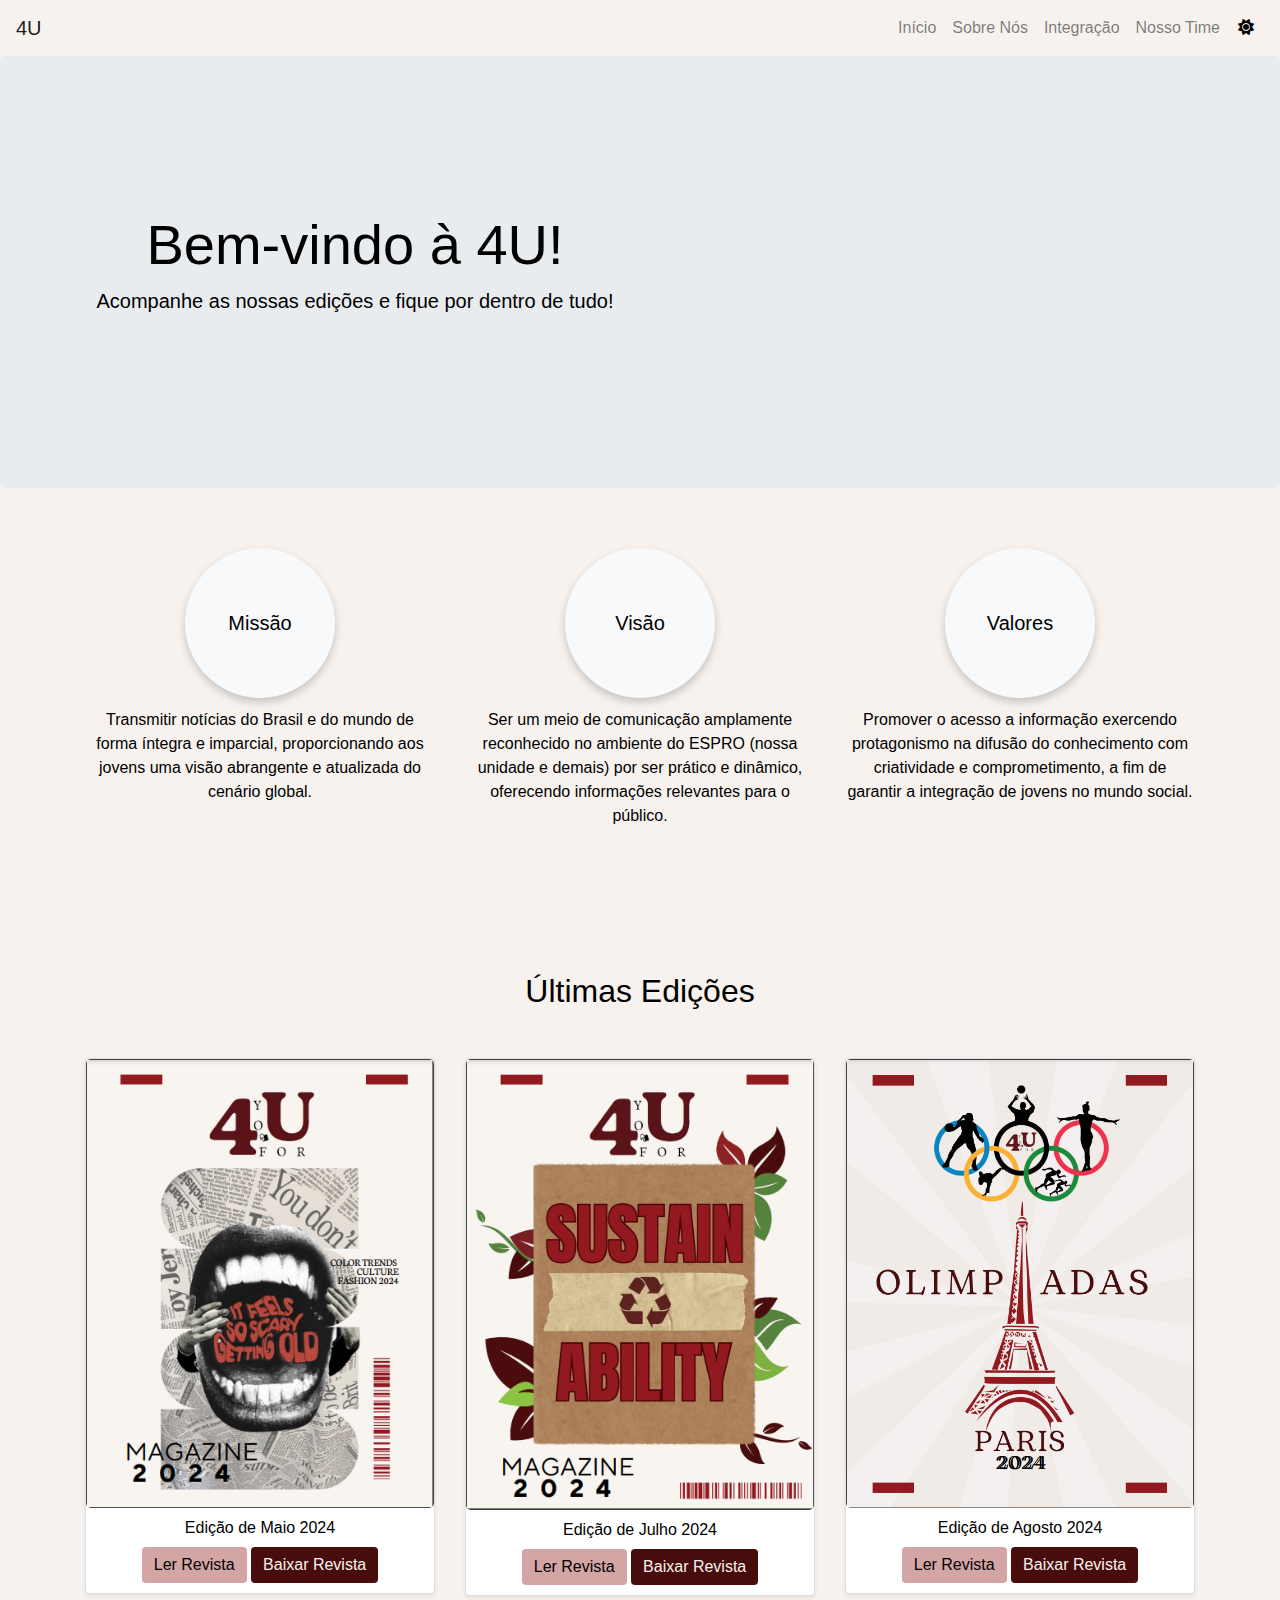
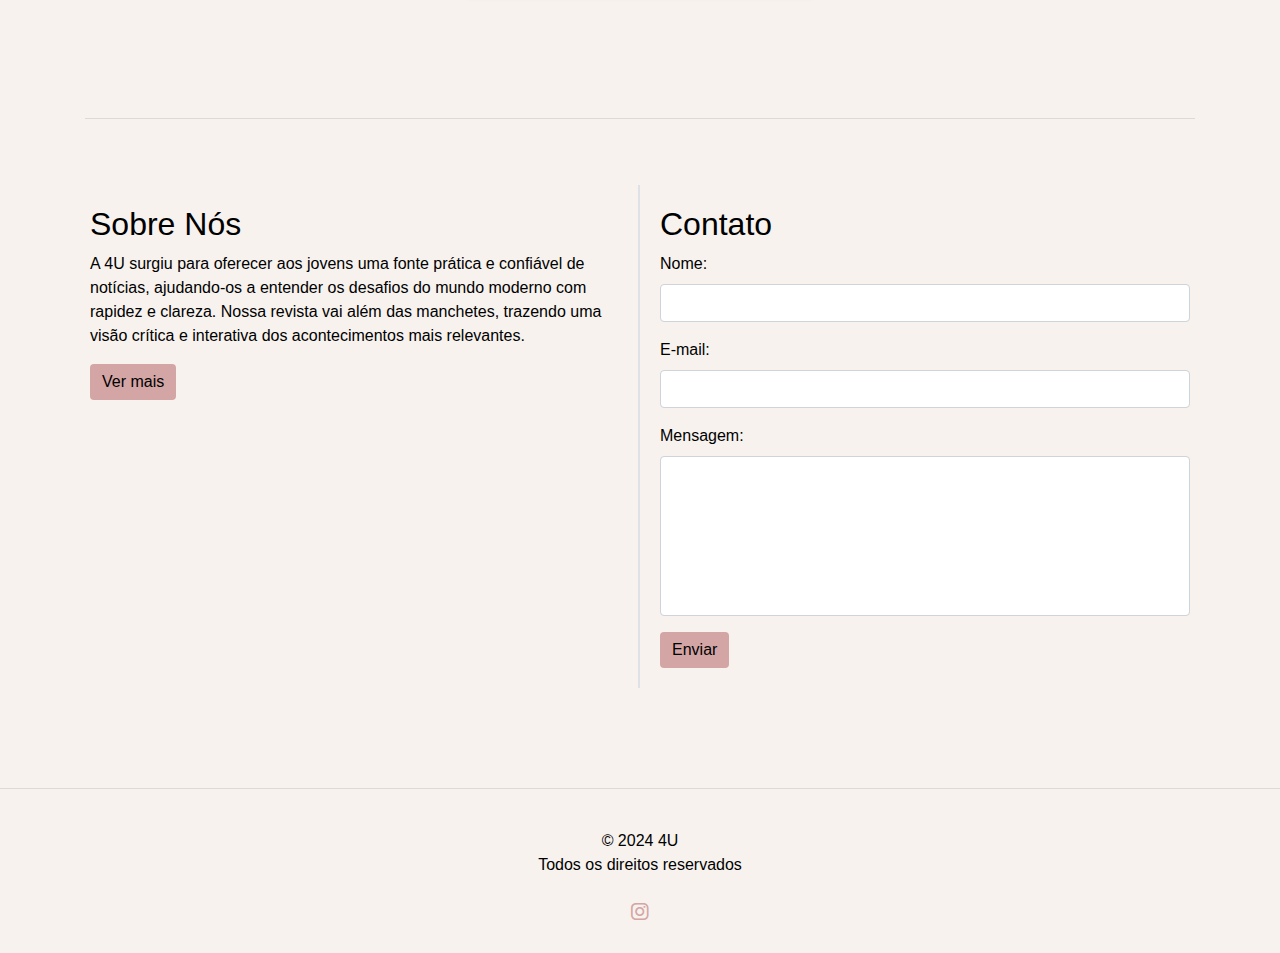
<file: index.html>
<!DOCTYPE html>
<html lang="pt-BR">
<head>
    <meta charset="UTF-8">
    <meta name="viewport" content="width=device-width, initial-scale=1.0">
    <title>4U - Início</title>
    <link rel="stylesheet" href="https://stackpath.bootstrapcdn.com/bootstrap/4.5.2/css/bootstrap.min.css">
    <link rel="stylesheet" href="https://cdnjs.cloudflare.com/ajax/libs/animate.css/4.1.1/animate.min.css">
    <link rel="stylesheet" href="assets/css/home.css">
    <link rel="stylesheet" href="assets/css/styles.css">
    <script src="assets/js/tema.js"></script>
</head>
<body>
    <nav class="navbar navbar-expand-lg navbar-light">
        <a class="navbar-brand" href="index.html">4U</a>
        <button class="navbar-toggler" type="button" data-toggle="collapse" data-target="#navbarNav" aria-controls="navbarNav" aria-expanded="false" aria-label="Toggle navigation" id="menu-toggle">
            <span class="navbar-toggler-icon"></span>
            <span class="navbar-toggler-close d-none">&#10005;</span>
        </button>        
        <div class="collapse navbar-collapse" id="navbarNav">
            <ul class="navbar-nav ml-auto">
                <li class="nav-item"><a class="nav-link" href="index.html">Início</a></li>
                <li class="nav-item"><a class="nav-link" href="sobre.html">Sobre Nós</a></li>
                <li class="nav-item"><a class="nav-link" href="integracao.html">Integração</a></li>
                <li class="nav-item"><a class="nav-link" href="equipe.html">Nosso Time</a></li>
            </ul>
            <!-- Botão para alternar o tema -->
            <button id="theme-toggle" class="btn">
                <i id="theme-icon" class="fas fa-moon"></i>
            </button>
        </div>
    </nav>
    
    <header class="jumbotron text-center">
        <div class="container">
            <div class="row align-items-center">
                <div class="col-md-6">
                    <h1 class="display-4">Bem-vindo à 4U!</h1>
                    <p class="lead">Acompanhe as nossas edições e fique por dentro de tudo!</p>
                </div>
                <div class="col-md-6">
                    <div class="embed-responsive embed-responsive-16by9">
                        <iframe width="560" height="315" src="https://www.youtube.com/embed/QLHBQm2Kmps?si=10o034s5BL7_6CIA" title="YouTube video player" frameborder="0" allow="accelerometer; autoplay; clipboard-write; encrypted-media; gyroscope; picture-in-picture; web-share" referrerpolicy="strict-origin-when-cross-origin" allowfullscreen></iframe>
                    </div>
                </div>
            </div>
        </div>
    </header>          

    <section class="mission-vision-values">
        <div class="container">
            <div class="row">
                <div class="col-md-4">
                    <div class="circle">
                        <h3>Missão</h3>
                    </div>
                    <p>Transmitir notícias do Brasil e do mundo de forma íntegra e imparcial, proporcionando aos jovens uma visão abrangente e atualizada do cenário global.</p>
                </div>
                <div class="col-md-4">
                    <div class="circle">
                        <h3>Visão</h3>
                    </div>
                    <p>Ser um meio de comunicação amplamente reconhecido no ambiente do ESPRO (nossa unidade e demais) por ser prático e dinâmico, oferecendo informações relevantes para o público.</p>
                </div>
                <div class="col-md-4">
                    <div class="circle">
                        <h3>Valores</h3>
                    </div>
                    <p>Promover o acesso a informação exercendo protagonismo na difusão do conhecimento com criatividade e comprometimento, a fim de garantir a integração de jovens no mundo social.</p>
                </div>
            </div>
        </div>
    </section>

    <section class="featured-editions text-center py-5">
        <div class="container">
            <h2 class="mb-5">Últimas Edições</h2>
            <div class="row">
                <div class="col-md-4">
                    <div class="card mb-4 shadow-sm">
                        <!-- Miniatura da capa da revista -->
                        <img src="assets/images/capas/Capa - Maio.PNG" class="card-img-top" alt="Capa Maio 2024">
                        <div class="card-body">
                            <h4 class="card-title">Edição de Maio 2024</h4>
                            <a href="assets/revistas/4U - For You Maio.pdf" class="btn btn-primary" target="_blank">Ler Revista</a>
                            <a href="assets/revistas/4U - For You Maio.pdf" download class="btn btn-secondary">Baixar Revista</a>
                        </div>
                    </div>
                </div>
                <div class="col-md-4">
                    <div class="card mb-4 shadow-sm">
                        <img src="assets/images/capas/Capa - Julho.PNG" class="card-img-top" alt="Capa Julho 2024">
                        <div class="card-body">
                            <h4 class="card-title">Edição de Julho 2024</h4>
                            <a href="assets/revistas/4U - For You Julho.pdf" class="btn btn-primary" target="_blank">Ler Revista</a>
                            <a href="assets/revistas/4U - For You Julho.pdf" download class="btn btn-secondary">Baixar Revista</a>
                        </div>
                    </div>
                </div>
                <div class="col-md-4">
                    <div class="card mb-4 shadow-sm">
                        <img src="assets/images/capas/Capa - Agosto.png" class="card-img-top" alt="Capa Agosto 2024">
                        <div class="card-body">
                            <h4 class="card-title">Edição de Agosto 2024</h4>
                            <a href="assets/revistas/4U - For You Agosto.pdf" class="btn btn-primary" target="_blank">Ler Revista</a>
                            <a href="assets/revistas/4U - For You Agosto.pdf" download class="btn btn-secondary">Baixar Revista</a>
                        </div>
                    </div>
                </div>
            </div>
        </div>
    </section>

    <section class="about-contact">
        <div class="container">
            <hr>
            <div class="row">
                <div class="col-md-6 about">
                    <h2>Sobre Nós</h2>
                    <p>A 4U surgiu para oferecer aos jovens uma fonte prática e confiável de notícias, ajudando-os a entender os desafios do mundo moderno com rapidez e clareza. Nossa revista vai além das manchetes, trazendo uma visão crítica e interativa dos acontecimentos mais relevantes.</p>
                    <a href="sobre.html" class="btn btn-primary">Ver mais</a>
                </div>
                <div class="col-md-6 contact">
                    <h2>Contato</h2>
                    <form action="contact.php" method="post">
                        <div class="form-group">
                            <label for="name">Nome:</label>
                            <input type="text" class="form-control" id="name" name="name" required>
                        </div>
                        <div class="form-group">
                            <label for="email">E-mail:</label>
                            <input type="email" class="form-control" id="email" name="email" required>
                        </div>
                        <div class="form-group">
                            <label for="message">Mensagem:</label>
                            <textarea class="form-control" id="message" name="message" required></textarea>
                        </div>
                        <button type="submit" class="btn btn-primary">Enviar</button>
                    </form>
                </div>
            </div>
        </div>
    </section>

    <hr>
    <footer class="text-center py-4">
        <div class="container">
            <p>&copy; 2024 4U <br> Todos os direitos reservados</p>
            <!-- <div class="footer-links">
                <a href="privacidade.html">Política de Privacidade</a> |
                <a href="termos.html">Termos de Uso</a>
            </div> -->
            <div class="social-icons">
                <a href="https://instagram.com/4newsforyou"><i class="fab fa-instagram"></i></a>
            </div>
        </div>
    </footer>

    <script src="https://code.jquery.com/jquery-3.5.1.slim.min.js"></script>
    <script src="https://cdn.jsdelivr.net/npm/@popperjs/core@2.5.2/dist/umd/popper.min.js"></script>
    <script src="https://stackpath.bootstrapcdn.com/bootstrap/4.5.2/js/bootstrap.min.js"></script>
    <link rel="stylesheet" href="https://cdnjs.cloudflare.com/ajax/libs/font-awesome/6.6.0/css/all.min.css" />
    <script>
        document.addEventListener('DOMContentLoaded', function () {
            const menuToggle = document.getElementById('menu-toggle');
            const navbarNav = document.getElementById('navbarNav');
            const togglerIcon = menuToggle.querySelector('.navbar-toggler-icon');
            const closeIcon = menuToggle.querySelector('.navbar-toggler-close');
    
            menuToggle.addEventListener('click', function () {
                // Verifica se o menu está expandido
                if (navbarNav.classList.contains('show')) {
                    togglerIcon.classList.remove('d-none');
                    closeIcon.classList.add('d-none');
                } else {
                    togglerIcon.classList.add('d-none');
                    closeIcon.classList.remove('d-none');
                }
            });
        });
    </script>    
</body>
</html>
</file>
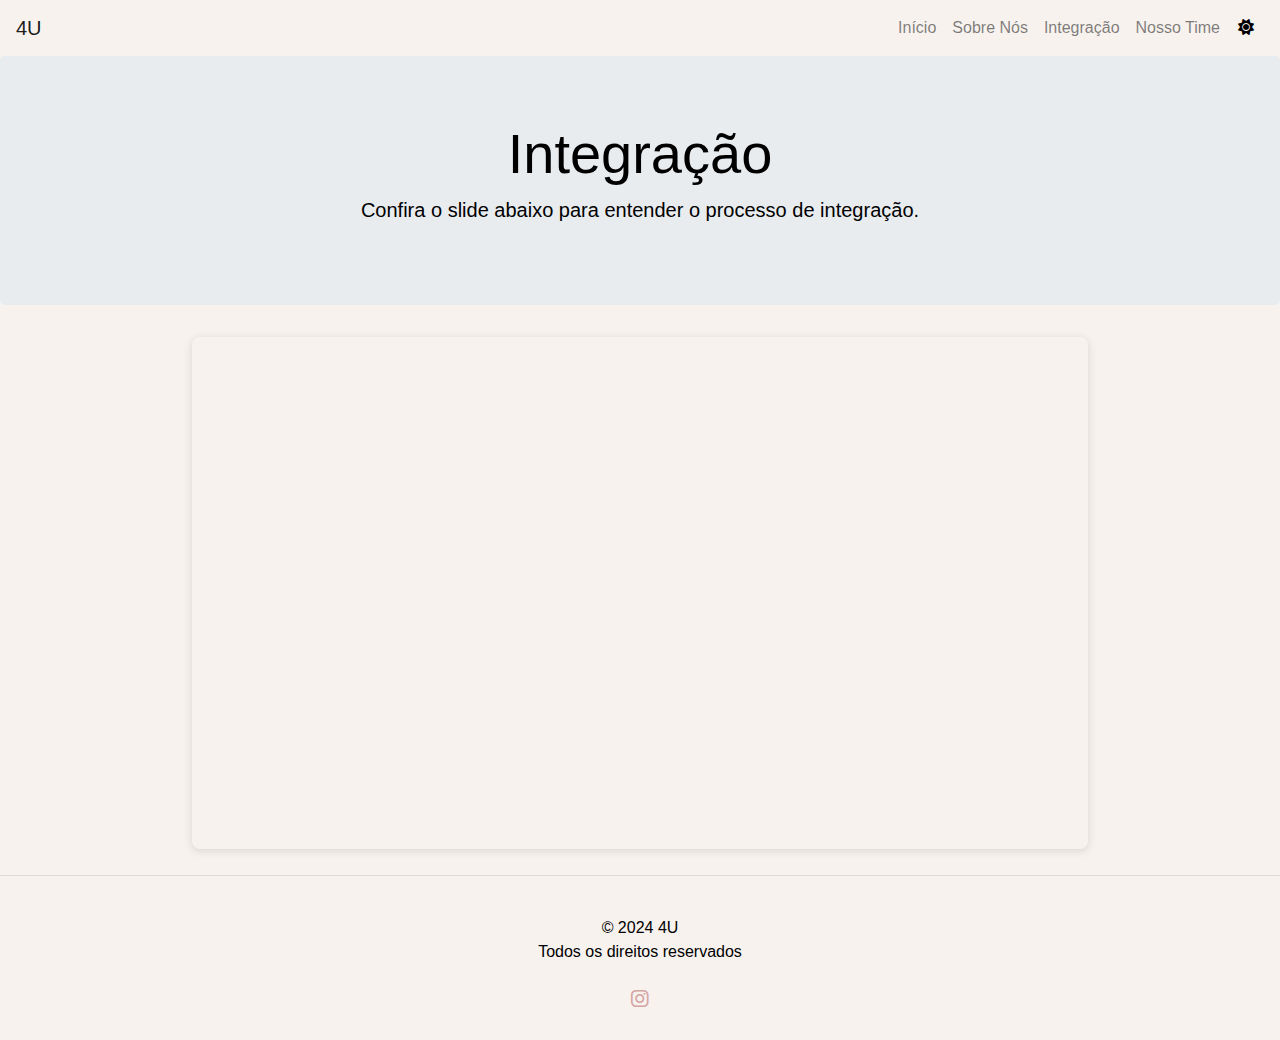
<file: integracao.html>
<!DOCTYPE html>
    <html lang="pt-BR">
    <head>
        <meta charset="UTF-8">
        <meta name="viewport" content="width=device-width, initial-scale=1.0">
        <title>4U - Integração</title>
        <link rel="stylesheet" href="https://stackpath.bootstrapcdn.com/bootstrap/4.5.2/css/bootstrap.min.css">
        <link rel="stylesheet" href="https://cdnjs.cloudflare.com/ajax/libs/animate.css/4.1.1/animate.min.css">
        <link rel="stylesheet" href="assets/css/home.css">
        <link rel="stylesheet" href="assets/css/styles.css">
        <script src="assets/js/tema.js"></script>
        <style>
            /* Estilos adicionais para responsividade e centralização */
            .iframe-container {
                position: relative;
                width: 70%; /* Centralizado com 80% da largura da tela */
                height: 0;
                padding-bottom: 40%; /* Proporção ajustada para 40% da altura */
                margin: 1.6em auto; /* Margem superior e inferior, com centralização */
                overflow: hidden;
                border-radius: 8px;
                box-shadow: 0 2px 8px rgba(63, 69, 81, 0.16);
            }
    
            .iframe-container iframe {
                position: absolute;
                top: 0;
                left: 0;
                width: 100%;
                height: 100%;
                border: none;
            }
    
            /* Ajustes para dispositivos menores */
            @media (max-width: 768px) {
                header.jumbotron {
                    padding: 2rem 1rem;
                }
    
                header.jumbotron h1 {
                    font-size: 2.5rem;
                }
    
                .navbar-nav {
                    text-align: center;
                }
    
                /* Ajuste para o iframe em telas menores */
                .iframe-container {
                    width: 95%; /* Aumenta a largura em dispositivos menores */
                    padding-bottom: 45%; /* Ligeiro aumento da altura em telas pequenas */
                }
            }
        </style>
    </head>
    <body>
        <!-- Navegação -->
        <nav class="navbar navbar-expand-lg navbar-light">
            <a class="navbar-brand" href="index.html">4U</a>
            <button class="navbar-toggler" type="button" data-toggle="collapse" data-target="#navbarNav" aria-controls="navbarNav" aria-expanded="false" aria-label="Toggle navigation" id="menu-toggle">
                <span class="navbar-toggler-icon"></span>
                <span class="navbar-toggler-close d-none">&#10005;</span>
            </button>        
            <div class="collapse navbar-collapse" id="navbarNav">
                <ul class="navbar-nav ml-auto">
                    <li class="nav-item"><a class="nav-link" href="index.html">Início</a></li>
                    <li class="nav-item"><a class="nav-link" href="sobre.html">Sobre Nós</a></li>
                    <li class="nav-item"><a class="nav-link" href="integracao.html">Integração</a></li>
                    <li class="nav-item"><a class="nav-link" href="equipe.html">Nosso Time</a></li>
                </ul>
                <!-- Botão para alternar o tema -->
                <button id="theme-toggle" class="btn">
                    <i id="theme-icon" class="fas fa-moon"></i>
                </button>
            </div>
        </nav>

        <!-- Cabeçalho -->
        <header class="jumbotron text-center">
            <h1 class="display-4">Integração</h1>
            <p class="lead">Confira o slide abaixo para entender o processo de integração.</p>
        </header>        
        
        <!-- Apresentação do Canva -->
        <div class="iframe-container">
            <iframe loading="lazy" 
                src="https://www.canva.com/design/DAGLCWrxS8k/XP2c0uvJ_o6lpq7ftfVvMQ/view?embed" allowfullscreen="allowfullscreen" allow="fullscreen">
            </iframe>
        </div>
        <hr>

        <!-- Rodapé -->
        <footer class="text-center py-4">
            <div class="container">
                <p>&copy; 2024 4U <br> Todos os direitos reservados</p>
            <!-- <div class="footer-links">
                    <a href="privacidade.html">Política de Privacidade</a> |
                    <a href="termos.html">Termos de Uso</a>
                </div> -->
                <div class="social-icons">
                    <a href="https://www.instagram.com/4newsforyou"><i class="fab fa-instagram"></i></a>
                </div>
            </div>
        </footer>

        <script src="https://code.jquery.com/jquery-3.5.1.slim.min.js"></script>
        <script src="https://cdn.jsdelivr.net/npm/@popperjs/core@2.5.2/dist/umd/popper.min.js"></script>
        <script src="https://stackpath.bootstrapcdn.com/bootstrap/4.5.2/js/bootstrap.min.js"></script>
        <link rel="stylesheet" href="https://cdnjs.cloudflare.com/ajax/libs/font-awesome/6.6.0/css/all.min.css" />
        <script>
            document.addEventListener('DOMContentLoaded', function () {
                const menuToggle = document.getElementById('menu-toggle');
                const navbarNav = document.getElementById('navbarNav');
                const togglerIcon = menuToggle.querySelector('.navbar-toggler-icon');
                const closeIcon = menuToggle.querySelector('.navbar-toggler-close');
        
                menuToggle.addEventListener('click', function () {
                    // Verifica se o menu está expandido
                    if (navbarNav.classList.contains('show')) {
                        togglerIcon.classList.remove('d-none');
                        closeIcon.classList.add('d-none');
                    } else {
                        togglerIcon.classList.add('d-none');
                        closeIcon.classList.remove('d-none');
                    }
                });
            });
        </script>
    </body>
    </html>
</file>
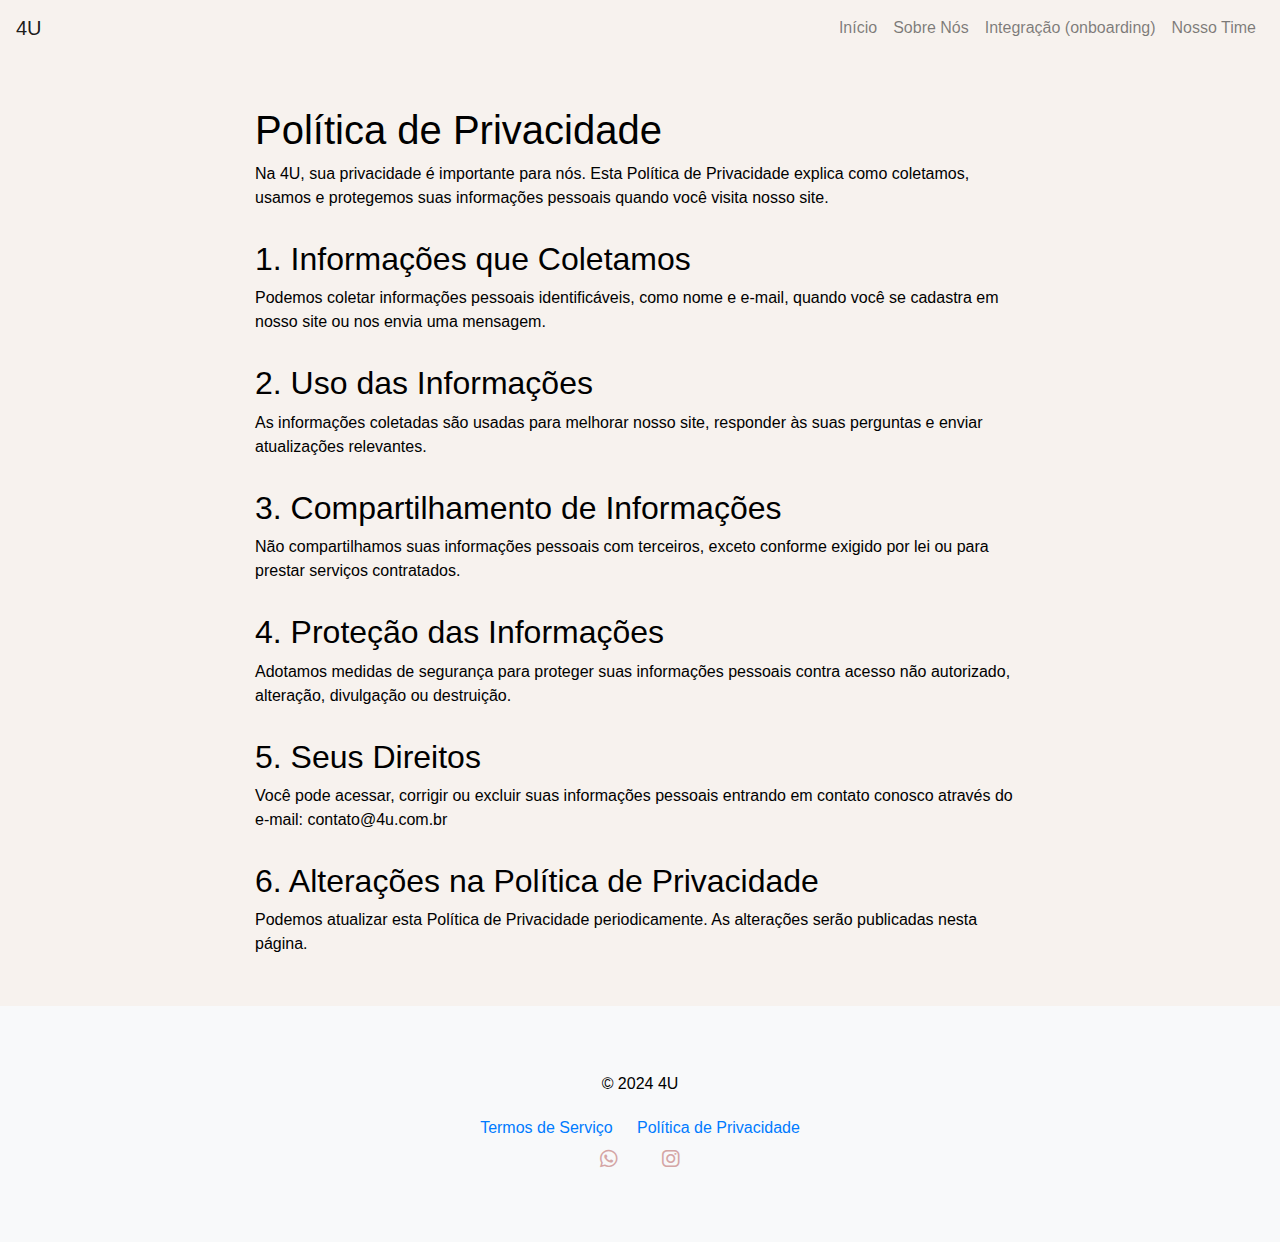
<file: privacidade.html>
<!DOCTYPE html>
<html lang="pt-BR">
<head>
    <meta charset="UTF-8">
    <meta name="viewport" content="width=device-width, initial-scale=1.0">
    <title>4U - Política de Privacidade</title>
    <link rel="stylesheet" href="https://stackpath.bootstrapcdn.com/bootstrap/4.5.2/css/bootstrap.min.css">
    <link rel="stylesheet" href="styles.css">
    <style>
        .container {
            margin: 50px auto;
            max-width: 800px;
        }
        h1, h2 {
            margin-top: 30px;
        }
        p {
            margin-bottom: 20px;
        }
        footer {
            background-color: #f8f9fa;
        }
        .footer-links {
            margin-top: 20px;
        }
        .footer-links a {
            margin: 0 10px;
            color: #007bff;
            text-decoration: none;
        }
        .footer-links a:hover {
            text-decoration: underline;
        }
        .social-icons a {
            margin: 0 10px;
            color: #007bff;
            font-size: 1.5rem;
        }
        .social-icons a:hover {
            color: #0056b3;
        }
    </style>
    <script src="tema.js"></script>
</head>
<body>
    <nav class="navbar navbar-expand-lg navbar-light">
        <a class="navbar-brand" href="index.html">4U</a>
        <button class="navbar-toggler" type="button" data-toggle="collapse" data-target="#navbarNav" aria-controls="navbarNav" aria-expanded="false" aria-label="Toggle navigation">
            <span class="navbar-toggler-icon"></span>
        </button>
        <div class="collapse navbar-collapse" id="navbarNav">
            <ul class="navbar-nav ml-auto">
                <li class="nav-item"><a class="nav-link" href="index.html">Início</a></li>
                <li class="nav-item"><a class="nav-link" href="sobre.html">Sobre Nós</a></li>
                <li class="nav-item"><a class="nav-link" href="integracao.html">Integração (onboarding)</a></li>
                <li class="nav-item"><a class="nav-link" href="equipe.html">Nosso Time</a></li>
            </ul>
        </div>
    </nav>

    <div class="container">
        <h1>Política de Privacidade</h1>
        <p>Na 4U, sua privacidade é importante para nós. Esta Política de Privacidade explica como coletamos, usamos e protegemos suas informações pessoais quando você visita nosso site.</p>
        
        <h2>1. Informações que Coletamos</h2>
        <p>Podemos coletar informações pessoais identificáveis, como nome e e-mail, quando você se cadastra em nosso site ou nos envia uma mensagem.</p>
        
        <h2>2. Uso das Informações</h2>
        <p>As informações coletadas são usadas para melhorar nosso site, responder às suas perguntas e enviar atualizações relevantes.</p>
        
        <h2>3. Compartilhamento de Informações</h2>
        <p>Não compartilhamos suas informações pessoais com terceiros, exceto conforme exigido por lei ou para prestar serviços contratados.</p>
        
        <h2>4. Proteção das Informações</h2>
        <p>Adotamos medidas de segurança para proteger suas informações pessoais contra acesso não autorizado, alteração, divulgação ou destruição.</p>
        
        <h2>5. Seus Direitos</h2>
        <p>Você pode acessar, corrigir ou excluir suas informações pessoais entrando em contato conosco através do e-mail: contato@4u.com.br</p>
        
        <h2>6. Alterações na Política de Privacidade</h2>
        <p>Podemos atualizar esta Política de Privacidade periodicamente. As alterações serão publicadas nesta página.</p>
    </div>

    <!-- Rodapé -->
    <footer class="bg-light text-center py-3">
        <div class="container">
            <p>&copy; 2024 4U</p>
            <div class="footer-links">
                <a href="termos.html">Termos de Serviço</a>
                <a href="privacidade.html">Política de Privacidade</a>
            </div>
            <div class="social-icons">
                <a href="https://whatsapp.com" target="_blank" title="WhatsApp"><i class="fab fa-whatsapp"></i></a>
                <a href="https://instagram.com" target="_blank" title="Instagram"><i class="fab fa-instagram"></i></a>
            </div>
        </div>
    </footer>

    <script src="https://cdnjs.cloudflare.com/ajax/libs/jquery/3.7.1/jquery.min.js"></script>
    <script src="https://cdnjs.cloudflare.com/ajax/libs/popper.js/2.9.2/umd/popper.min.js"></script>
    <script src="https://stackpath.bootstrapcdn.com/bootstrap/4.5.2/js/bootstrap.min.js"></script>
    <link rel="stylesheet" href="https://cdnjs.cloudflare.com/ajax/libs/font-awesome/6.6.0/css/all.min.css" />
</body>
</html>
</file>
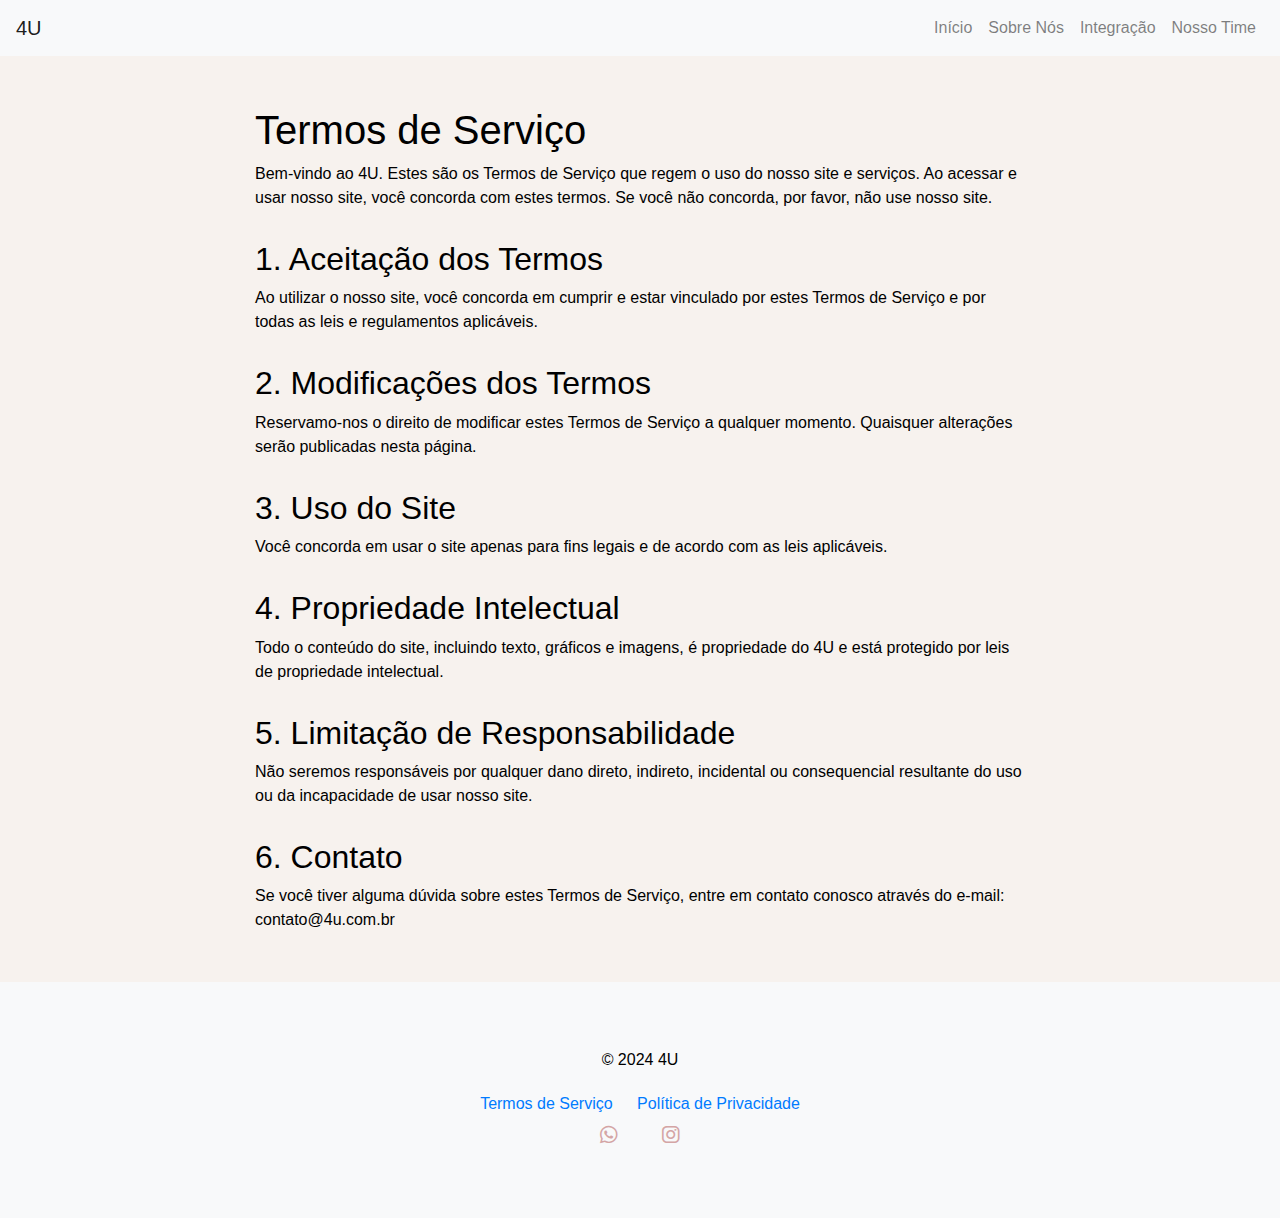
<file: termos.html>
<!DOCTYPE html>
<html lang="pt-BR">
<head>
    <meta charset="UTF-8">
    <meta name="viewport" content="width=device-width, initial-scale=1.0">
    <title>4U - Termos de Serviço</title>
    <link rel="stylesheet" href="https://stackpath.bootstrapcdn.com/bootstrap/4.5.2/css/bootstrap.min.css">
    <link rel="stylesheet" href="styles.css">
    <style>
        .container {
            margin: 50px auto;
            max-width: 800px;
        }
        h1, h2 {
            margin-top: 30px;
        }
        p {
            margin-bottom: 20px;
        }
        footer {
            background-color: #f8f9fa;
        }
        .footer-links {
            margin-top: 20px;
        }
        .footer-links a {
            margin: 0 10px;
            color: #007bff;
            text-decoration: none;
        }
        .footer-links a:hover {
            text-decoration: underline;
        }
        .social-icons a {
            margin: 0 10px;
            color: #007bff;
            font-size: 1.5rem;
        }
        .social-icons a:hover {
            color: #0056b3;
        }
    </style>
    <script src="tema.js"></script>
</head>
<body>
    <nav class="navbar navbar-expand-lg navbar-light bg-light">
        <a class="navbar-brand" href="index.html">4U</a>
        <div class="collapse navbar-collapse">
            <ul class="navbar-nav ml-auto">
                <li class="nav-item"><a class="nav-link" href="index.html">Início</a></li>
                <li class="nav-item"><a class="nav-link" href="sobre.html">Sobre Nós</a></li>
                <li class="nav-item"><a class="nav-link" href="integracao.html">Integração</a></li>
                <li class="nav-item"><a class="nav-link" href="equipe.html">Nosso Time</a></li>
            </ul>
        </div>
    </nav>

    <div class="container">
        <h1>Termos de Serviço</h1>
        <p>Bem-vindo ao 4U. Estes são os Termos de Serviço que regem o uso do nosso site e serviços. Ao acessar e usar nosso site, você concorda com estes termos. Se você não concorda, por favor, não use nosso site.</p>
        
        <h2>1. Aceitação dos Termos</h2>
        <p>Ao utilizar o nosso site, você concorda em cumprir e estar vinculado por estes Termos de Serviço e por todas as leis e regulamentos aplicáveis.</p>
        
        <h2>2. Modificações dos Termos</h2>
        <p>Reservamo-nos o direito de modificar estes Termos de Serviço a qualquer momento. Quaisquer alterações serão publicadas nesta página.</p>
        
        <h2>3. Uso do Site</h2>
        <p>Você concorda em usar o site apenas para fins legais e de acordo com as leis aplicáveis.</p>
        
        <h2>4. Propriedade Intelectual</h2>
        <p>Todo o conteúdo do site, incluindo texto, gráficos e imagens, é propriedade do 4U e está protegido por leis de propriedade intelectual.</p>
        
        <h2>5. Limitação de Responsabilidade</h2>
        <p>Não seremos responsáveis por qualquer dano direto, indireto, incidental ou consequencial resultante do uso ou da incapacidade de usar nosso site.</p>
        
        <h2>6. Contato</h2>
        <p>Se você tiver alguma dúvida sobre estes Termos de Serviço, entre em contato conosco através do e-mail: contato@4u.com.br</p>
    </div>

    <!-- Rodapé -->
    <footer class="bg-light text-center py-3">
        <div class="container">
            <p>&copy; 2024 4U</p>
            <div class="footer-links">
                <a href="termos.html">Termos de Serviço</a>
                <a href="privacidade.html">Política de Privacidade</a>
            </div>
            <div class="social-icons">
                <a href="https://whatsapp.com" target="_blank" title="WhatsApp"><i class="fab fa-whatsapp"></i></a>
                <a href="https://instagram.com" target="_blank" title="Instagram"><i class="fab fa-instagram"></i></a>
            </div>
        </div>
    </footer>

    <script src="https://cdnjs.cloudflare.com/ajax/libs/jquery/3.7.1/jquery.min.js"></script>
    <script src="https://cdnjs.cloudflare.com/ajax/libs/popper.js/2.9.2/umd/popper.min.js"></script>
    <script src="https://stackpath.bootstrapcdn.com/bootstrap/4.5.2/js/bootstrap.min.js"></script>
    <link rel="stylesheet" href="https://cdnjs.cloudflare.com/ajax/libs/font-awesome/6.6.0/css/all.min.css" />
</body>
</html>
</file>
<file: assets/css/home.css>
.circle {
    width: 150px;
    height: 150px;
    border-radius: 50%;
    background-color: #f8f9fa;
    display: flex;
    align-items: center;
    justify-content: center;
    margin: 10px auto;
    box-shadow: 0 4px 8px rgba(0, 0, 0, 0.2);
}

.circle h3 {
    color: var(--text-dark);
    font-size: 24px;
    text-align: center;
}

.mission-vision-values {
    text-align: center;
    margin: 50px 0;
}
.mission-vision-values .col-md-4 {
    margin-bottom: 30px;
}
.featured-editions {
    margin: 50px 0;
}
.featured-editions img {
    max-width: 100%;
    height: auto;
    border-radius: 5px;
}
.card-img-top {
    width: 100%;
    height: 100%;
    object-fit: cover;
    border-radius: 5px;
}
.card-body {
    padding: 10px; /* Reduzi o padding */
}
.card-title {
    font-size: 1rem; /* Diminuí o tamanho da fonte */
    margin-bottom: 10px;
}
.card-text {
    font-size: 0.8rem; /* Diminuí o tamanho da fonte */
    margin-bottom: 15px;
}
.about,
.contact {
    margin: 50px 0;
    padding: 20px;
}
.circle h3 {
    margin: 0;
    font-size: 1.25rem;
}
footer {
    background-color: #f8f9fa;
}
.footer-links {
    margin-top: 20px;
}
.footer-links a {
    margin: 0 10px;
    text-decoration: none;
}
.footer-links a:hover {
    text-decoration: underline;
}
.social-icons a {
    margin: 0 10px;
    color: #007bff;
    font-size: 1.5rem;
}
.social-icons a:hover {
    color: #0056b3;
}
.about-contact {
    margin: 50px 0;
}
.about-contact .col-md-6 {
    padding: 20px;
}
.about-contact .col-md-6:first-child {
    border-right: 2px solid #dee2e6; /* Linha vertical separadora */
}
.contact textarea {
    width: 100%; /* Limita a largura ao tamanho do container */
    height: 160px; /* Define a altura fixa */
    resize: none; /* Remove a opção de redimensionar */
}

/* Ajustes do Carrossel */
.carousel-inner img {
    width: 100%; /* Ajusta a largura da imagem do carrossel */
    height: 100%; /* Reduz a altura das imagens do carrossel */
}

/* Estilos adicionais para o menu hamburger */
.navbar-toggler-icon {
    background-image: url('data:image/svg+xml;charset=utf8,<svg xmlns="http://www.w3.org/2000/svg" width="30" height="30" fill="none" stroke="%23FFFFFF" stroke-width="2" stroke-linecap="round" stroke-linejoin="round" class="feather feather-menu" viewBox="0 0 24 24"><path d="M4 6h16M4 12h16M4 18h16"/></svg>');
    transition: opacity 0.2s ease;
    background-size: 30px; /* Ajusta o tamanho do ícone */
}

.navbar-toggler {
    border: none; /* Remove a borda padrão do botão */
    background: transparent; /* Torna o fundo do botão transparente */
}

.navbar-toggler-close {
    font-size: 1.5rem; /* Ajusta o tamanho do ícone de X */
    color: #000; /* Cor do ícone de X */
    transition: opacity 0.2s ease;
}

/* Tema escuro */
body.dark-mode .navbar-toggler-icon {
    background-image: url('data:image/svg+xml;charset=utf8,<svg xmlns="http://www.w3.org/2000/svg" width="30" height="30" fill="none" stroke="%23FFFFFF" stroke-width="2" stroke-linecap="round" stroke-linejoin="round" class="feather feather-menu" viewBox="0 0 24 24"><path d="M4 6h16M4 12h16M4 18h16"/></svg>');
}
</file>
<file: assets/css/styles.css>
:root {
    --primary-light: #D4A5A5;
    --primary-dark: #5A1F25; 
    --accent-light: #E8BBAE;
    --accent-dark: #480C0D; 
    --background-light: #F7F2EE;
    --background-dark: #202020;
    --text-light: #F7F2EE;
    --text-dark: #000000;
    --jumbotron-dark: #563a3d;
}

body {
    background-color: var(--background-light);
    color: var(--text-dark);
}

footer {
    background-color: var(--background-light);
    color: var(--text-dark);
}

footer a {
    color: var(--text-dark);
    text-decoration: none;
}

footer a:hover {
    color: var(--primary-dark);
}

footer .social-icons i {
    color: var(--primary-light);
    font-size: 20px;
    margin: 0 10px;
}

footer .social-icons i:hover {
    color: var(--accent-dark);
}

.btn-primary {
    background-color: var(--primary-light);
    color: var(--text-dark);
    border: none;
}

.btn-primary:hover {
    background-color: var(--primary-dark);
    color: var(--text-light);
}

.btn-secondary {
    background-color: var(--accent-dark);
    color: var(--text-light);
    border: none;
}

.btn-secondary:hover {
    background-color: var(--accent-light);
    color: var(--text-dark);
}

#theme-toggle {
    background-color: var(--background-light);
    border: none; 
    color: var(--text-dark); 
    padding: 1px 10px; 
    border-radius: 99%; 
    cursor: pointer; 
}

#theme-toggle:hover {
    background-color: var(--accent-light);
}

#theme-icon {
    font-size: 1rem; 
}

.navbar-toggler-icon {
    background-image: url('data:image/svg+xml;charset=utf8,<svg xmlns="http://www.w3.org/2000/svg" width="30" height="30" fill="none" stroke="currentColor" stroke-width="2" stroke-linecap="round" stroke-linejoin="round" class="feather feather-menu" viewBox="0 0 24 24"><path d="M4 6h16M4 12h16M4 18h16"/></svg>');
}

.navbar-toggler {
    border: none; 
    background: transparent; 
}

.navbar-toggler-icon {
    background-size: 30px;
}

.testimonial {
    background-color: var(--accent-light); 
    border-radius: 8px; 
    padding: 15px; 
    margin-bottom: 15px; 
}

.testimonial p {
    color: var(--text-dark);
}

.testimonial h4 {
    color: var(--primary-dark); 
}

.testemunhos {
    color: var(--text-dark); 
    margin-bottom: 20px;
}

.dark-mode {
    background-color: var(--background-dark);
    color: var(--text-light);
}

.dark-mode footer {
    background-color: var(--background-dark);
    color: var(--text-light);
}

.dark-mode footer a {
    color: var(--accent-light);
    text-decoration: none;
}

.dark-mode footer a:hover {
    color: var(--primary-light);
}

.dark-mode footer .social-icons i {
    color: var(--accent-light);
    font-size: 20px;
    margin: 0 10px;
}

.dark-mode footer .social-icons i:hover {
    color: var(--primary-dark);
}

.dark-mode .btn-primary {
    background-color: var(--primary-dark);
    color: var(--text-light);
}

.dark-mode .btn-primary:hover {
    background-color: var(--primary-light);
    color: var(--text-dark);
}

.dark-mode .btn-secondary {
    background-color: var(--accent-dark);
    color: var(--text-light);
}

.dark-mode .btn-secondary:hover {
    background-color: var(--accent-light);
    color: var(--text-dark);
}

.dark-mode .circle {
    background-color: var(--primary-dark);
}

.dark-mode .circle h3 {
    color: var(--text-light);
}

.dark-mode a {
    color: var(--primary-light);
}

.dark-mode a:hover {
    color: var(--accent-light);
}

.dark-mode .card-body {
    background-color: var(--background-dark);
    color: var(--text-light);
}

.dark-mode .card {
    border: 1px solid var(--primary-dark);
}

.dark-mode .jumbotron {
    color: var(--text-light);
    background-color: var(--jumbotron-dark);
}

.dark-mode .navbar-light {
    background-color: var(--background-dark);
    color: var(--text-light);
}

.dark-mode .navbar-light .navbar-brand {
    color: var(--primary-light);
}

.dark-mode .navbar-light .navbar-brand:hover {
    color: var(--text-light);
}

.dark-mode .navbar-light .nav-link {
    color: var(--text-light);
}

.dark-mode .navbar-light .nav-link:hover {
    color: var(--primary-light);
}

.dark-mode .navbar-light .nav-link.active {
    color: var(--primary-light);
}

.dark-mode #theme-toggle {
    background-color: var(--background-dark); 
    border: none; 
    color: var(--text-light);
    padding: 1px 10px; 
    border-radius: 99%;
    cursor: pointer;
}

.dark-mode #theme-toggle:hover {
    background-color: var(--primary-light);
}

.dark-mode #theme-icon {
    font-size: 1rem; 
}

.dark-mode .navbar-toggler-icon {
    background-image: url('data:image/svg+xml;charset=utf8,<svg xmlns="http://www.w3.org/2000/svg" width="30" height="30" fill="none" stroke="currentColor" stroke-width="2" stroke-linecap="round" stroke-linejoin="round" class="feather feather-menu" viewBox="0 0 24 24"><path d="M4 6h16M4 12h16M4 18h16"/></svg>');
}

.dark-mode .testimonial {
    background-color: var(--primary-dark); 
    border-radius: 8px; 
    padding: 15px;
    margin-bottom: 15px;
}

.dark-mode .testimonial p {
    color: var(--text-light);
}

.dark-mode .testimonial h4 {
    color: var(--accent-light)
}

.dark-mode .testemunhos {
    color: var(--text-light);
}

.dark-mode .navbar-toggler-close {
    font-size: 1.5rem; /* Ajusta o tamanho do ícone de X */
    color: #fff; /* Cor do ícone de X */
    transition: opacity 0.2s ease;
}
</file>
<file: styles.css>
/* Definições de cores para o tema claro e escuro */
:root {
    --primary-light: #D4A5A5; /* Tom mais suave do vermelho claro */
    --primary-dark: #5A1F25;  /* Tom mais profundo do vermelho escuro */
    --accent-light: #E8BBAE;  /* Tom suave de pêssego */
    --accent-dark: #480C0D;   /* Tom escuro já definido */
    --background-light: #F7F2EE;
    --background-dark: #202020; /* Um tom escuro para o fundo */
    --text-light: #F7F2EE;
    --text-dark: #000000;
    --jumbotron-dark: #563a3d;
}

body {
    background-color: var(--background-light);
    color: var(--text-dark);
}

.circle {
    width: 150px;
    height: 150px;
    border-radius: 50%;
    background-color: var(--primary-light);
    display: flex;
    justify-content: center;
    align-items: center;
    margin: 0 auto 15px;
}

.circle h3 {
    color: var(--text-dark);
    font-size: 24px;
    text-align: center;
}

footer {
    background-color: var(--accent-dark);
    color: var(--text-dark);
}

footer a {
    color: var(--text-dark);
    text-decoration: none;
}

footer a:hover {
    color: var(--primary-dark);
}

footer .social-icons i {
    color: var(--primary-light);
    font-size: 20px;
    margin: 0 10px;
}

footer .social-icons i:hover {
    color: var(--accent-dark);
}

.btn-primary {
    background-color: var(--primary-light);
    color: var(--text-dark);
    border: none;
}

.btn-primary:hover {
    background-color: var(--primary-dark);
    color: var(--text-light);
}

.btn-secondary {
    background-color: var(--accent-dark);
    color: var(--text-light);
    border: none;
}

.btn-secondary:hover {
    background-color: var(--accent-light);
    color: var(--text-dark);
}

#theme-toggle {
    background-color: var(--background-light); /* Cor de fundo desejada */
    border: none; /* Remove a borda padrão do botão */
    color: var(--text-dark); /* Cor do texto ou ícone */
    padding: 1px 10px; /* Ajuste o espaçamento interno conforme necessário */
    border-radius: 99%; /* Adiciona bordas arredondadas, se desejar */
    cursor: pointer; /* Altera o cursor para uma mão ao passar sobre o botão */
}

#theme-toggle:hover {
    background-color: var(--accent-light); /* Cor de fundo ao passar o mouse */
}

#theme-icon {
    font-size: 1rem; /* Ajuste o tamanho do ícone conforme necessário */
}

/* Estilos para o modo escuro */
.dark-mode {
    background-color: var(--background-dark);
    color: var(--text-light);
}

.dark-mode footer {
    background-color: var(--background-dark);
    color: var(--text-light);
}

.dark-mode footer a {
    color: var(--accent-light);
    text-decoration: none;
}

.dark-mode footer a:hover {
    color: var(--primary-light);
}

.dark-mode footer .social-icons i {
    color: var(--accent-light);
    font-size: 20px;
    margin: 0 10px;
}

.dark-mode footer .social-icons i:hover {
    color: var(--primary-dark);
}

.dark-mode .btn-primary {
    background-color: var(--primary-dark);
    color: var(--text-light);
}

.dark-mode .btn-primary:hover {
    background-color: var(--primary-light);
    color: var(--text-dark);
}

.dark-mode .btn-secondary {
    background-color: var(--accent-dark);
    color: var(--text-light);
}

.dark-mode .btn-secondary:hover {
    background-color: var(--accent-light);
    color: var(--text-dark);
}

.dark-mode .circle {
    background-color: var(--primary-dark);
}

.dark-mode .circle h3 {
    color: var(--text-light);
}

.dark-mode a {
    color: var(--primary-light);
}

.dark-mode a:hover {
    color: var(--accent-light);
}

.dark-mode .card-body {
    background-color: var(--background-dark);
    color: var(--text-light);
}

.dark-mode .card {
    border: 1px solid var(--primary-dark);
}

.dark-mode .jumbotron {
    color: var(--text-light);
    background-color: var(--jumbotron-dark);
}

/* Estilo da barra de navegação no modo escuro */
.dark-mode .navbar-light {
    background-color: var(--background-dark);
    color: var(--text-light);
}

.dark-mode .navbar-light .navbar-brand {
    color: var(--primary-light);
}

.dark-mode .navbar-light .navbar-brand:hover {
    color: var(--text-light);
}

.dark-mode .navbar-light .nav-link {
    color: var(--text-light);
}

.dark-mode .navbar-light .nav-link:hover {
    color: var(--primary-light);
}

.dark-mode .navbar-light .navbar-toggler-icon {
    background-color: var(--text-light);
}

/* Estilo adicional para links ativos */
.dark-mode .navbar-light .nav-link.active {
    color: var(--primary-light);
}

.dark-mode #theme-toggle {
    background-color: var(--background-dark); /* Cor de fundo desejada */
    border: none; /* Remove a borda padrão do botão */
    color: var(--text-light); /* Cor do texto ou ícone */
    padding: 1px 10px; /* Ajuste o espaçamento interno conforme necessário */
    border-radius: 99%; /* Adiciona bordas arredondadas, se desejar */
    cursor: pointer; /* Altera o cursor para uma mão ao passar sobre o botão */
}

.dark-mode #theme-toggle:hover {
    background-color: var(--primary-light); /* Cor de fundo ao passar o mouse */
}

.dark-mode #theme-icon {
    font-size: 1rem; /* Ajuste o tamanho do ícone conforme necessário */
}
</file>
